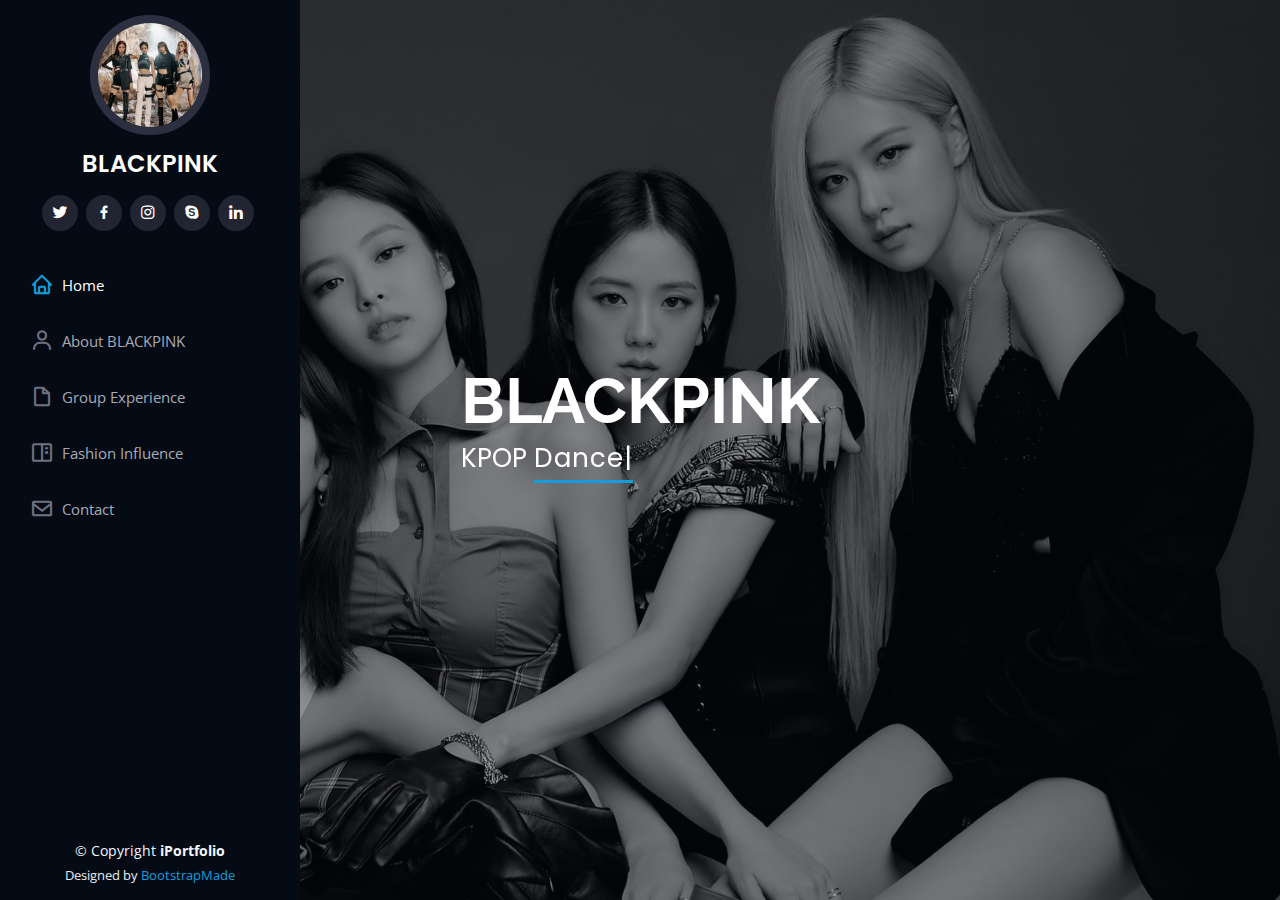
<file: iPortfolio/index.html>
<!DOCTYPE html>
<html lang="en">

<head>
  <meta charset="utf-8">
  <meta content="width=device-width, initial-scale=1.0" name="viewport">

  <title>iPortfolio Bootstrap Template - Index</title>
  <meta content="" name="description">
  <meta content="" name="keywords">

  <!-- Favicons -->
  <link href="assets/img/favicon.png" rel="icon">
  <link href="assets/img/apple-touch-icon.png" rel="apple-touch-icon">

  <!-- Google Fonts -->
  <link href="https://fonts.googleapis.com/css?family=Open+Sans:300,300i,400,400i,600,600i,700,700i|Raleway:300,300i,400,400i,500,500i,600,600i,700,700i|Poppins:300,300i,400,400i,500,500i,600,600i,700,700i" rel="stylesheet">

  <!-- Vendor CSS Files -->
  <link href="assets/vendor/aos/aos.css" rel="stylesheet">
  <link href="assets/vendor/bootstrap/css/bootstrap.min.css" rel="stylesheet">
  <link href="assets/vendor/bootstrap-icons/bootstrap-icons.css" rel="stylesheet">
  <link href="assets/vendor/boxicons/css/boxicons.min.css" rel="stylesheet">
  <link href="assets/vendor/glightbox/css/glightbox.min.css" rel="stylesheet">
  <link href="assets/vendor/swiper/swiper-bundle.min.css" rel="stylesheet">

  <!-- Template Main CSS File -->
  <link href="assets/css/style.css" rel="stylesheet">

  <!-- =======================================================
  * Template Name: iPortfolio - v3.10.0
  * Template URL: https://bootstrapmade.com/iportfolio-bootstrap-portfolio-websites-template/
  * Author: BootstrapMade.com
  * License: https://bootstrapmade.com/license/
  ======================================================== -->
</head>

<body>

  <!-- ======= Mobile nav toggle button ======= -->
  <i class="bi bi-list mobile-nav-toggle d-xl-none"></i>

  <!-- ======= Header ======= -->
  <header id="header">
    <div class="d-flex flex-column">

      <div class="profile">
        <img src="assets/img/blackpink頭貼.jpg" alt="" class="img-fluid rounded-circle">
        <h1 class="text-light"><a href="index.html">BLACKPINK</a></h1>
        <div class="social-links mt-3 text-center">
          <a href="#" class="twitter"><i class="bx bxl-twitter"></i></a>
          <a href="#" class="facebook"><i class="bx bxl-facebook"></i></a>
          <a href="#" class="instagram"><i class="bx bxl-instagram"></i></a>
          <a href="#" class="google-plus"><i class="bx bxl-skype"></i></a>
          <a href="#" class="linkedin"><i class="bx bxl-linkedin"></i></a>
        </div>
      </div>

      <nav id="navbar" class="nav-menu navbar">
        <ul>
          <li><a href="./index.html" class="nav-link scrollto active"><i class="bx bx-home"></i> <span>Home</span></a></li>
          <li><a href="./about.html" class="nav-link scrollto"><i class="bx bx-user"></i> <span>About BLACKPINK</span></a></li>
          <li><a href="./group_experience.html" class="nav-link scrollto"><i class="bx bx-file-blank"></i> <span>Group Experience</span></a></li>
          <li><a href="./Fashion_Influence.html" class="nav-link scrollto"><i class="bx bx-book-content"></i> <span>Fashion Influence</span></a></li>
          <li><a href="./YG.html" class="nav-link scrollto"><i class="bx bx-envelope"></i> <span>Contact</span></a></li>
        </ul>
      </nav><!-- .nav-menu -->
    </div>
  </header><!-- End Header -->

  <!-- ======= Hero Section ======= -->
  <section id="hero" class="d-flex flex-column justify-content-center align-items-center">
    <div class="hero-container" data-aos="fade-in">
      <h1>BLACKPINK</h1>
      <p>KPOP <span class="typed" data-typed-items="Dancer, Singer, Rapper"></span></p>
    </div>
  </section><!-- End Hero -->

  <main id="main">


  </main><!-- End #main -->

  <!-- ======= Footer ======= -->
  <footer id="footer">
    <div class="container">
      <div class="copyright">
        &copy; Copyright <strong><span>iPortfolio</span></strong>
      </div>
      <div class="credits">
        <!-- All the links in the footer should remain intact. -->
        <!-- You can delete the links only if you purchased the pro version. -->
        <!-- Licensing information: https://bootstrapmade.com/license/ -->
        <!-- Purchase the pro version with working PHP/AJAX contact form: https://bootstrapmade.com/iportfolio-bootstrap-portfolio-websites-template/ -->
        Designed by <a href="https://bootstrapmade.com/">BootstrapMade</a>
      </div>
    </div>
  </footer><!-- End  Footer -->

  <a href="#" class="back-to-top d-flex align-items-center justify-content-center"><i class="bi bi-arrow-up-short"></i></a>

  <!-- Vendor JS Files -->
  <script src="assets/vendor/purecounter/purecounter_vanilla.js"></script>
  <script src="assets/vendor/aos/aos.js"></script>
  <script src="assets/vendor/bootstrap/js/bootstrap.bundle.min.js"></script>
  <script src="assets/vendor/glightbox/js/glightbox.min.js"></script>
  <script src="assets/vendor/isotope-layout/isotope.pkgd.min.js"></script>
  <script src="assets/vendor/swiper/swiper-bundle.min.js"></script>
  <script src="assets/vendor/typed.js/typed.min.js"></script>
  <script src="assets/vendor/waypoints/noframework.waypoints.js"></script>
  <script src="assets/vendor/php-email-form/validate.js"></script>

  <!-- Template Main JS File -->
  <script src="assets/js/main.js"></script>

</body>

</html>
</file>
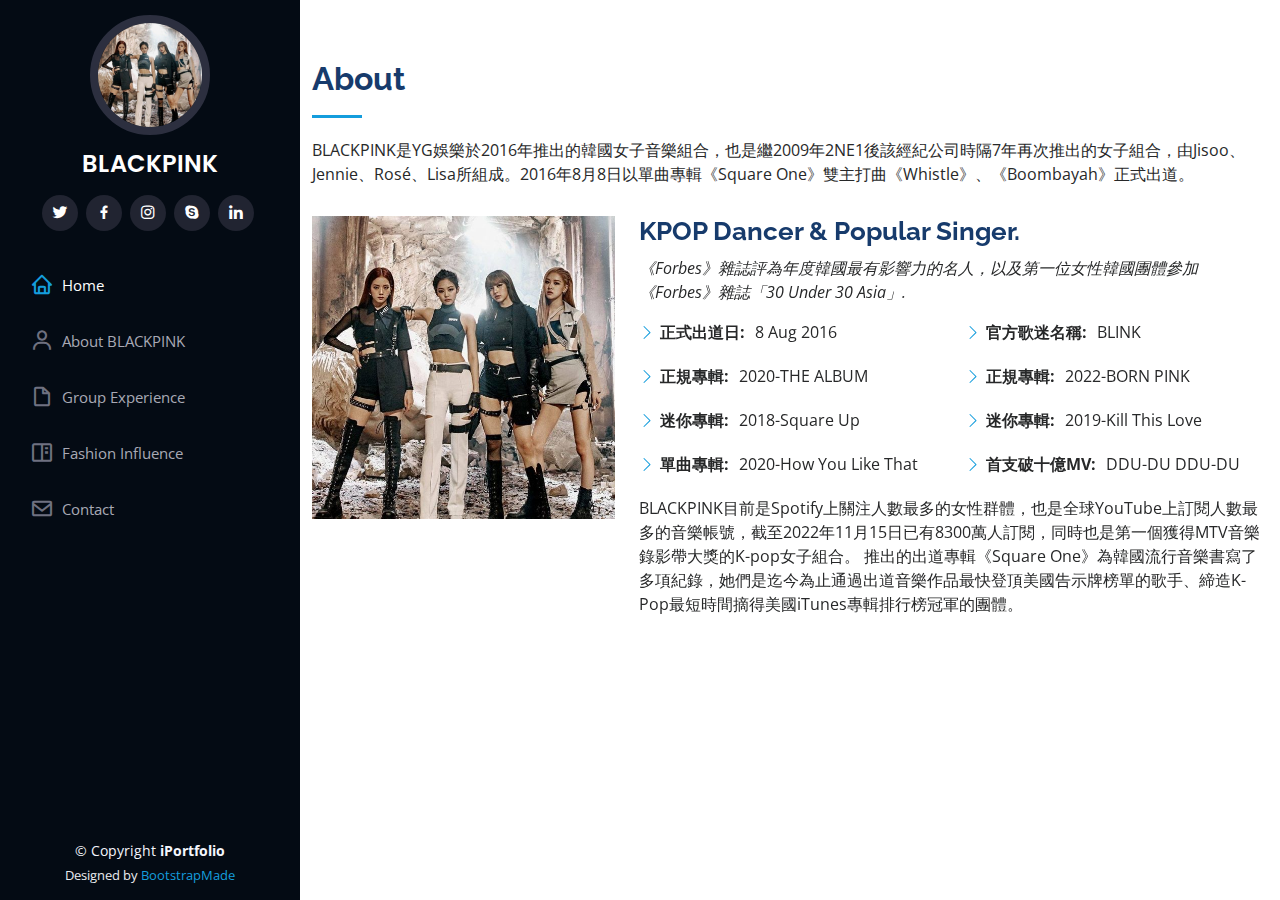
<file: iPortfolio/about.html>
<!DOCTYPE html>
<html lang="en">

<head>
  <meta charset="utf-8">
  <meta content="width=device-width, initial-scale=1.0" name="viewport">

  <title>iPortfolio Bootstrap Template - Index</title>
  <meta content="" name="description">
  <meta content="" name="keywords">

  <!-- Favicons -->
  <link href="assets/img/favicon.png" rel="icon">
  <link href="assets/img/apple-touch-icon.png" rel="apple-touch-icon">

  <!-- Google Fonts -->
  <link href="https://fonts.googleapis.com/css?family=Open+Sans:300,300i,400,400i,600,600i,700,700i|Raleway:300,300i,400,400i,500,500i,600,600i,700,700i|Poppins:300,300i,400,400i,500,500i,600,600i,700,700i" rel="stylesheet">

  <!-- Vendor CSS Files -->
  <link href="assets/vendor/aos/aos.css" rel="stylesheet">
  <link href="assets/vendor/bootstrap/css/bootstrap.min.css" rel="stylesheet">
  <link href="assets/vendor/bootstrap-icons/bootstrap-icons.css" rel="stylesheet">
  <link href="assets/vendor/boxicons/css/boxicons.min.css" rel="stylesheet">
  <link href="assets/vendor/glightbox/css/glightbox.min.css" rel="stylesheet">
  <link href="assets/vendor/swiper/swiper-bundle.min.css" rel="stylesheet">

  <!-- Template Main CSS File -->
  <link href="assets/css/style.css" rel="stylesheet">

  <!-- =======================================================
  * Template Name: iPortfolio - v3.10.0
  * Template URL: https://bootstrapmade.com/iportfolio-bootstrap-portfolio-websites-template/
  * Author: BootstrapMade.com
  * License: https://bootstrapmade.com/license/
  ======================================================== -->
</head>

<body>

  <!-- ======= Mobile nav toggle button ======= -->
  <i class="bi bi-list mobile-nav-toggle d-xl-none"></i>

  <!-- ======= Header ======= -->
  <header id="header">
    <div class="d-flex flex-column">

      <div class="profile">
        <img src="assets/img/blackpink頭貼.jpg" alt="" class="img-fluid rounded-circle">
        <h1 class="text-light"><a href="index.html">BLACKPINK</a></h1>
        <div class="social-links mt-3 text-center">
          <a href="#" class="twitter"><i class="bx bxl-twitter"></i></a>
          <a href="#" class="facebook"><i class="bx bxl-facebook"></i></a>
          <a href="#" class="instagram"><i class="bx bxl-instagram"></i></a>
          <a href="#" class="google-plus"><i class="bx bxl-skype"></i></a>
          <a href="#" class="linkedin"><i class="bx bxl-linkedin"></i></a>
        </div>
      </div>

      <nav id="navbar" class="nav-menu navbar">
        <ul>
            <li><a href="./index.html" class="nav-link scrollto active"><i class="bx bx-home"></i> <span>Home</span></a></li>
          <li><a href="./about.html" class="nav-link scrollto"><i class="bx bx-user"></i> <span>About BLACKPINK</span></a></li>
          <li><a href="./group_experience.html" class="nav-link scrollto"><i class="bx bx-file-blank"></i> <span>Group Experience</span></a></li>
          <li><a href="./Fashion_Influence.html" class="nav-link scrollto"><i class="bx bx-book-content"></i> <span>Fashion Influence</span></a></li>
          <li><a href="./YG.html" class="nav-link scrollto"><i class="bx bx-envelope"></i> <span>Contact</span></a></li>
        </ul>
      </nav><!-- .nav-menu -->
    </div>
  </header><!-- End Header -->


  <main id="main">

    <!-- ======= About Section ======= -->
    <section id="about" class="about">
      <div class="container">

        <div class="section-title">
          <h2>About</h2>
          <p>BLACKPINK是YG娛樂於2016年推出的韓國女子音樂組合，也是繼2009年2NE1後該經紀公司時隔7年再次推出的女子組合，由Jisoo、Jennie、Rosé、Lisa所組成。2016年8月8日以單曲專輯《Square One》雙主打曲《Whistle》、《Boombayah》正式出道。</p>
        </div>

        <div class="row">
          <div class="col-lg-4" data-aos="fade-right">
            <img src="assets/img/blackpink頭貼.jpg" class="img-fluid" alt="">
          </div>
          <div class="col-lg-8 pt-4 pt-lg-0 content" data-aos="fade-left">
            <h3>KPOP Dancer &amp; Popular Singer.</h3>
            <p class="fst-italic">
              《Forbes》雜誌評為年度韓國最有影響力的名人，以及第一位女性韓國團體參加《Forbes》雜誌「30 Under 30 Asia」.
            </p>
            <div class="row">
              <div class="col-lg-6">
                <ul>
                  <li><i class="bi bi-chevron-right"></i> <strong>正式出道日:</strong> <span>8 Aug 2016</span></li>
                  <li><i class="bi bi-chevron-right"></i> <strong>正規專輯:</strong> <span> 2020-THE ALBUM </span></li>
                  <li><i class="bi bi-chevron-right"></i> <strong>迷你專輯:</strong> <span>2018-Square Up</span></li>
                  <li><i class="bi bi-chevron-right"></i> <strong>單曲專輯:</strong> <span>2020-How You Like That</span></li>
                </ul>
              </div>
              <div class="col-lg-6">
                <ul>
                  <li><i class="bi bi-chevron-right"></i> <strong>官方歌迷名稱:</strong> <span>BLINK</span></li>
                  <li><i class="bi bi-chevron-right"></i> <strong>正規專輯:</strong> <span>2022-BORN PINK</span></li>
                  <li><i class="bi bi-chevron-right"></i> <strong>迷你專輯:</strong> <span>2019-Kill This Love</span></li>
                  <li><i class="bi bi-chevron-right"></i> <strong>首支破十億MV:</strong> <span>DDU-DU DDU-DU</span></li>
                </ul>
              </div>
            </div>
            <p>
              BLACKPINK目前是Spotify上關注人數最多的女性群體，也是全球YouTube上訂閱人數最多的音樂帳號，截至2022年11月15日已有8300萬人訂閱，同時也是第一個獲得MTV音樂錄影帶大獎的K-pop女子組合。
              推出的出道專輯《Square One》為韓國流行音樂書寫了多項紀錄，她們是迄今為止通過出道音樂作品最快登頂美國告示牌榜單的歌手、締造K-Pop最短時間摘得美國iTunes專輯排行榜冠軍的團體。
            </p>
          </div>
        </div>

      </div>
    </section><!-- End About Section -->


    

  </main><!-- End #main -->

  <!-- ======= Footer ======= -->
  <footer id="footer">
    <div class="container">
      <div class="copyright">
        &copy; Copyright <strong><span>iPortfolio</span></strong>
      </div>
      <div class="credits">
        <!-- All the links in the footer should remain intact. -->
        <!-- You can delete the links only if you purchased the pro version. -->
        <!-- Licensing information: https://bootstrapmade.com/license/ -->
        <!-- Purchase the pro version with working PHP/AJAX contact form: https://bootstrapmade.com/iportfolio-bootstrap-portfolio-websites-template/ -->
        Designed by <a href="https://bootstrapmade.com/">BootstrapMade</a>
      </div>
    </div>
  </footer><!-- End  Footer -->

  <a href="#" class="back-to-top d-flex align-items-center justify-content-center"><i class="bi bi-arrow-up-short"></i></a>

  <!-- Vendor JS Files -->
  <script src="assets/vendor/purecounter/purecounter_vanilla.js"></script>
  <script src="assets/vendor/aos/aos.js"></script>
  <script src="assets/vendor/bootstrap/js/bootstrap.bundle.min.js"></script>
  <script src="assets/vendor/glightbox/js/glightbox.min.js"></script>
  <script src="assets/vendor/isotope-layout/isotope.pkgd.min.js"></script>
  <script src="assets/vendor/swiper/swiper-bundle.min.js"></script>
  <script src="assets/vendor/typed.js/typed.min.js"></script>
  <script src="assets/vendor/waypoints/noframework.waypoints.js"></script>
  <script src="assets/vendor/php-email-form/validate.js"></script>

  <!-- Template Main JS File -->
  <script src="assets/js/main.js"></script>

</body>

</html>
</file>
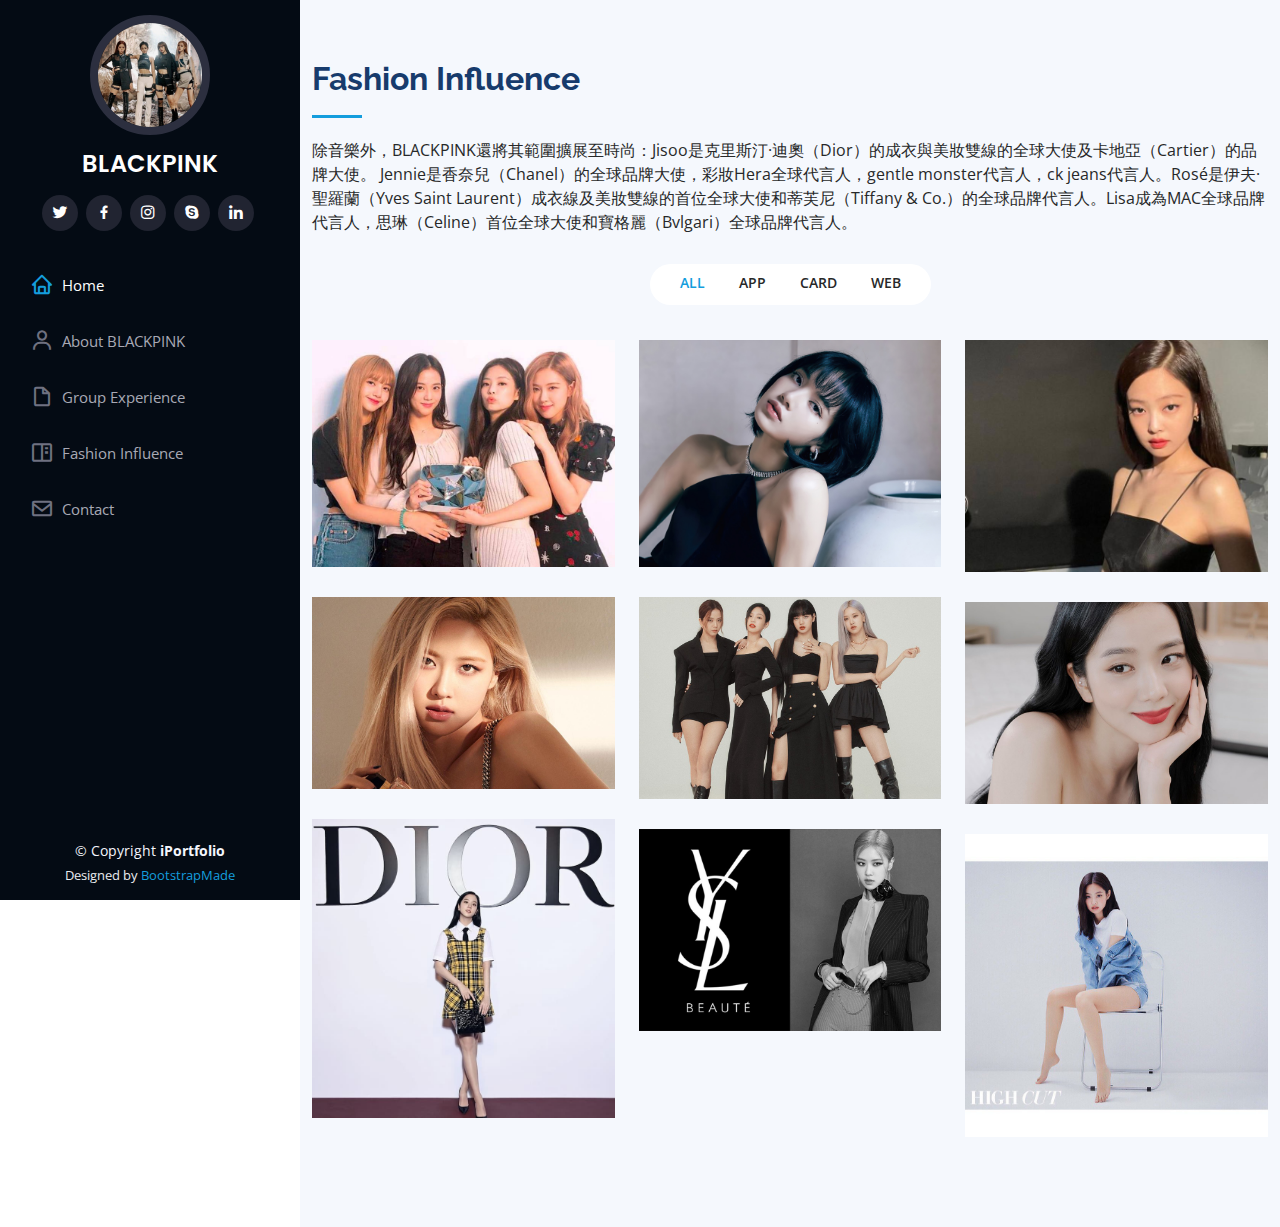
<file: iPortfolio/Fashion_Influence.html>
<!DOCTYPE html>
<html lang="en">

<head>
  <meta charset="utf-8">
  <meta content="width=device-width, initial-scale=1.0" name="viewport">

  <title>iPortfolio Bootstrap Template - Index</title>
  <meta content="" name="description">
  <meta content="" name="keywords">

  <!-- Favicons -->
  <link href="assets/img/favicon.png" rel="icon">
  <link href="assets/img/apple-touch-icon.png" rel="apple-touch-icon">

  <!-- Google Fonts -->
  <link href="https://fonts.googleapis.com/css?family=Open+Sans:300,300i,400,400i,600,600i,700,700i|Raleway:300,300i,400,400i,500,500i,600,600i,700,700i|Poppins:300,300i,400,400i,500,500i,600,600i,700,700i" rel="stylesheet">

  <!-- Vendor CSS Files -->
  <link href="assets/vendor/aos/aos.css" rel="stylesheet">
  <link href="assets/vendor/bootstrap/css/bootstrap.min.css" rel="stylesheet">
  <link href="assets/vendor/bootstrap-icons/bootstrap-icons.css" rel="stylesheet">
  <link href="assets/vendor/boxicons/css/boxicons.min.css" rel="stylesheet">
  <link href="assets/vendor/glightbox/css/glightbox.min.css" rel="stylesheet">
  <link href="assets/vendor/swiper/swiper-bundle.min.css" rel="stylesheet">

  <!-- Template Main CSS File -->
  <link href="assets/css/style.css" rel="stylesheet">

  <!-- =======================================================
  * Template Name: iPortfolio - v3.10.0
  * Template URL: https://bootstrapmade.com/iportfolio-bootstrap-portfolio-websites-template/
  * Author: BootstrapMade.com
  * License: https://bootstrapmade.com/license/
  ======================================================== -->
</head>

<body>

  <!-- ======= Mobile nav toggle button ======= -->
  <i class="bi bi-list mobile-nav-toggle d-xl-none"></i>

  <!-- ======= Header ======= -->
  <header id="header">
    <div class="d-flex flex-column">

      <div class="profile">
        <img src="assets/img/blackpink頭貼.jpg" alt="" class="img-fluid rounded-circle">
        <h1 class="text-light"><a href="index.html">BLACKPINK</a></h1>
        <div class="social-links mt-3 text-center">
          <a href="#" class="twitter"><i class="bx bxl-twitter"></i></a>
          <a href="#" class="facebook"><i class="bx bxl-facebook"></i></a>
          <a href="#" class="instagram"><i class="bx bxl-instagram"></i></a>
          <a href="#" class="google-plus"><i class="bx bxl-skype"></i></a>
          <a href="#" class="linkedin"><i class="bx bxl-linkedin"></i></a>
        </div>
      </div>

      <nav id="navbar" class="nav-menu navbar">
        <ul>
            <li><a href="./index.html" class="nav-link scrollto active"><i class="bx bx-home"></i> <span>Home</span></a></li>
          <li><a href="./about.html" class="nav-link scrollto"><i class="bx bx-user"></i> <span>About BLACKPINK</span></a></li>
          <li><a href="./group_experience.html" class="nav-link scrollto"><i class="bx bx-file-blank"></i> <span>Group Experience</span></a></li>
          <li><a href="./Fashion_Influence.html" class="nav-link scrollto"><i class="bx bx-book-content"></i> <span>Fashion Influence</span></a></li>
          <li><a href="./YG.html" class="nav-link scrollto"><i class="bx bx-envelope"></i> <span>Contact</span></a></li>
        </ul>
      </nav><!-- .nav-menu -->
    </div>
  </header><!-- End Header -->

  <main id="main">


    <!-- ======= Portfolio Section ======= -->
    <section id="portfolio" class="portfolio section-bg">
      <div class="container">

        <div class="section-title">
          <h2>Fashion Influence</h2>
          <p>除音樂外，BLACKPINK還將其範圍擴展至時尚：Jisoo是克里斯汀·迪奧（Dior）的成衣與美妝雙線的全球大使及卡地亞（Cartier）的品牌大使。 Jennie是香奈兒（Chanel）的全球品牌大使，彩妝Hera全球代言人，gentle monster代言人，ck jeans代言人。Rosé是伊夫·聖羅蘭（Yves Saint Laurent）成衣線及美妝雙線的首位全球大使和蒂芙尼（Tiffany & Co.）的全球品牌代言人。Lisa成為MAC全球品牌代言人，思琳（Celine）首位全球大使和寶格麗（Bvlgari）全球品牌代言人。</p>
        </div>

        <div class="row" data-aos="fade-up">
          <div class="col-lg-12 d-flex justify-content-center">
            <ul id="portfolio-flters">
              <li data-filter="*" class="filter-active">All</li>
              <li data-filter=".filter-app">App</li>
              <li data-filter=".filter-card">Card</li>
              <li data-filter=".filter-web">Web</li>
            </ul>
          </div>
        </div>

        <div class="row portfolio-container" data-aos="fade-up" data-aos-delay="100">

          <div class="col-lg-4 col-md-6 portfolio-item filter-app">
            <div class="portfolio-wrap">
              <img src="assets/img/portfolio/BP1.jpg" class="img-fluid" alt="">
              <div class="portfolio-links">
                <a href="assets/img/portfolio/BP1.jpg" data-gallery="portfolioGallery" class="portfolio-lightbox" title="App 1"><i class="bx bx-plus"></i></a>
                <a href="portfolio-details.html" title="More Details"><i class="bx bx-link"></i></a>
              </div>
            </div>
          </div>

          <div class="col-lg-4 col-md-6 portfolio-item filter-web">
            <div class="portfolio-wrap">
              <img src="assets/img/portfolio/BP2.jpg" class="img-fluid" alt="">
              <div class="portfolio-links">
                <a href="assets/img/portfolio/BP2.jpg" data-gallery="portfolioGallery" class="portfolio-lightbox" title="Web 3"><i class="bx bx-plus"></i></a>
                <a href="portfolio-details.html" title="More Details"><i class="bx bx-link"></i></a>
              </div>
            </div>
          </div>

          <div class="col-lg-4 col-md-6 portfolio-item filter-app">
            <div class="portfolio-wrap">
              <img src="assets/img/portfolio/bp3.jpg" class="img-fluid" alt="">
              <div class="portfolio-links">
                <a href="assets/img/portfolio/bp3.jpg" data-gallery="portfolioGallery" class="portfolio-lightbox" title="App 2"><i class="bx bx-plus"></i></a>
                <a href="portfolio-details.html" title="More Details"><i class="bx bx-link"></i></a>
              </div>
            </div>
          </div>

          <div class="col-lg-4 col-md-6 portfolio-item filter-card">
            <div class="portfolio-wrap">
              <img src="assets/img/portfolio/bp4.jpg" class="img-fluid" alt="">
              <div class="portfolio-links">
                <a href="assets/img/portfolio/bp4.jpg" data-gallery="portfolioGallery" class="portfolio-lightbox" title="Card 2"><i class="bx bx-plus"></i></a>
                <a href="portfolio-details.html" title="More Details"><i class="bx bx-link"></i></a>
              </div>
            </div>
          </div>

          <div class="col-lg-4 col-md-6 portfolio-item filter-web">
            <div class="portfolio-wrap">
              <img src="assets/img/portfolio/bp5.jpg" class="img-fluid" alt="">
              <div class="portfolio-links">
                <a href="assets/img/portfolio/bp5.jpg" data-gallery="portfolioGallery" class="portfolio-lightbox" title="Web 2"><i class="bx bx-plus"></i></a>
                <a href="portfolio-details.html" title="More Details"><i class="bx bx-link"></i></a>
              </div>
            </div>
          </div>

          <div class="col-lg-4 col-md-6 portfolio-item filter-app">
            <div class="portfolio-wrap">
              <img src="assets/img/portfolio/bp6.jpg" class="img-fluid" alt="">
              <div class="portfolio-links">
                <a href="assets/img/portfolio/bp6.jpg" data-gallery="portfolioGallery" class="portfolio-lightbox" title="App 3"><i class="bx bx-plus"></i></a>
                <a href="portfolio-details.html" title="More Details"><i class="bx bx-link"></i></a>
              </div>
            </div>
          </div>

          <div class="col-lg-4 col-md-6 portfolio-item filter-card">
            <div class="portfolio-wrap">
              <img src="assets/img/portfolio/bp7.jpg" class="img-fluid" alt="">
              <div class="portfolio-links">
                <a href="assets/img/portfolio/bp7.jpg" data-gallery="portfolioGallery" class="portfolio-lightbox" title="Card 1"><i class="bx bx-plus"></i></a>
                <a href="portfolio-details.html" title="More Details"><i class="bx bx-link"></i></a>
              </div>
            </div>
          </div>

          <div class="col-lg-4 col-md-6 portfolio-item filter-card">
            <div class="portfolio-wrap">
              <img src="assets/img/portfolio/bp8.jpg" class="img-fluid" alt="">
              <div class="portfolio-links">
                <a href="assets/img/portfolio/bp8.jpg" data-gallery="portfolioGallery" class="portfolio-lightbox" title="Card 3"><i class="bx bx-plus"></i></a>
                <a href="portfolio-details.html" title="More Details"><i class="bx bx-link"></i></a>
              </div>
            </div>
          </div>

          <div class="col-lg-4 col-md-6 portfolio-item filter-web">
            <div class="portfolio-wrap">
              <img src="assets/img/portfolio/bp9.jpg" class="img-fluid" alt="">
              <div class="portfolio-links">
                <a href="assets/img/portfolio/bp9.jpg" data-gallery="portfolioGallery" class="portfolio-lightbox" title="Web 3"><i class="bx bx-plus"></i></a>
                <a href="portfolio-details.html" title="More Details"><i class="bx bx-link"></i></a>
              </div>
            </div>
          </div>

        </div>

      </div>
    </section><!-- End Portfolio Section -->

  </main><!-- End #main -->

  <!-- ======= Footer ======= -->
  <footer id="footer">
    <div class="container">
      <div class="copyright">
        &copy; Copyright <strong><span>iPortfolio</span></strong>
      </div>
      <div class="credits">
        <!-- All the links in the footer should remain intact. -->
        <!-- You can delete the links only if you purchased the pro version. -->
        <!-- Licensing information: https://bootstrapmade.com/license/ -->
        <!-- Purchase the pro version with working PHP/AJAX contact form: https://bootstrapmade.com/iportfolio-bootstrap-portfolio-websites-template/ -->
        Designed by <a href="https://bootstrapmade.com/">BootstrapMade</a>
      </div>
    </div>
  </footer><!-- End  Footer -->

  <a href="#" class="back-to-top d-flex align-items-center justify-content-center"><i class="bi bi-arrow-up-short"></i></a>

  <!-- Vendor JS Files -->
  <script src="assets/vendor/purecounter/purecounter_vanilla.js"></script>
  <script src="assets/vendor/aos/aos.js"></script>
  <script src="assets/vendor/bootstrap/js/bootstrap.bundle.min.js"></script>
  <script src="assets/vendor/glightbox/js/glightbox.min.js"></script>
  <script src="assets/vendor/isotope-layout/isotope.pkgd.min.js"></script>
  <script src="assets/vendor/swiper/swiper-bundle.min.js"></script>
  <script src="assets/vendor/typed.js/typed.min.js"></script>
  <script src="assets/vendor/waypoints/noframework.waypoints.js"></script>
  <script src="assets/vendor/php-email-form/validate.js"></script>

  <!-- Template Main JS File -->
  <script src="assets/js/main.js"></script>

</body>

</html>
</file>
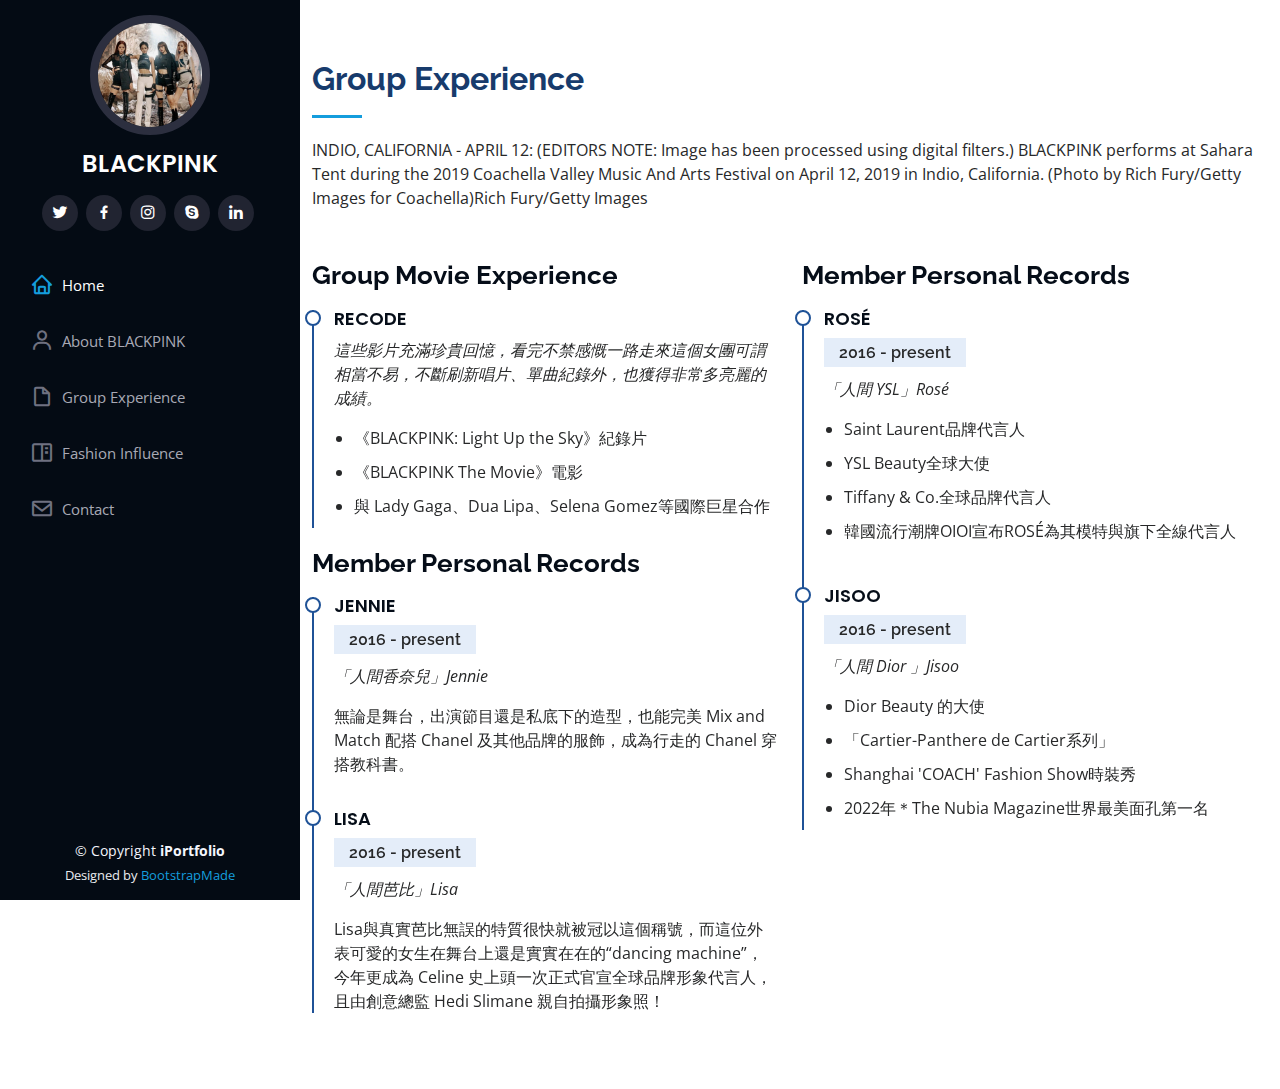
<file: iPortfolio/group_experience.html>
<!DOCTYPE html>
<html lang="en">

<head>
  <meta charset="utf-8">
  <meta content="width=device-width, initial-scale=1.0" name="viewport">

  <title>iPortfolio Bootstrap Template - Index</title>
  <meta content="" name="description">
  <meta content="" name="keywords">

  <!-- Favicons -->
  <link href="assets/img/favicon.png" rel="icon">
  <link href="assets/img/apple-touch-icon.png" rel="apple-touch-icon">

  <!-- Google Fonts -->
  <link href="https://fonts.googleapis.com/css?family=Open+Sans:300,300i,400,400i,600,600i,700,700i|Raleway:300,300i,400,400i,500,500i,600,600i,700,700i|Poppins:300,300i,400,400i,500,500i,600,600i,700,700i" rel="stylesheet">

  <!-- Vendor CSS Files -->
  <link href="assets/vendor/aos/aos.css" rel="stylesheet">
  <link href="assets/vendor/bootstrap/css/bootstrap.min.css" rel="stylesheet">
  <link href="assets/vendor/bootstrap-icons/bootstrap-icons.css" rel="stylesheet">
  <link href="assets/vendor/boxicons/css/boxicons.min.css" rel="stylesheet">
  <link href="assets/vendor/glightbox/css/glightbox.min.css" rel="stylesheet">
  <link href="assets/vendor/swiper/swiper-bundle.min.css" rel="stylesheet">

  <!-- Template Main CSS File -->
  <link href="assets/css/style.css" rel="stylesheet">

  <!-- =======================================================
  * Template Name: iPortfolio - v3.10.0
  * Template URL: https://bootstrapmade.com/iportfolio-bootstrap-portfolio-websites-template/
  * Author: BootstrapMade.com
  * License: https://bootstrapmade.com/license/
  ======================================================== -->
</head>

<body>

  <!-- ======= Mobile nav toggle button ======= -->
  <i class="bi bi-list mobile-nav-toggle d-xl-none"></i>

  <!-- ======= Header ======= -->
  <header id="header">
    <div class="d-flex flex-column">

      <div class="profile">
        <img src="assets/img/blackpink頭貼.jpg" alt="" class="img-fluid rounded-circle">
        <h1 class="text-light"><a href="index.html">BLACKPINK</a></h1>
        <div class="social-links mt-3 text-center">
          <a href="#" class="twitter"><i class="bx bxl-twitter"></i></a>
          <a href="#" class="facebook"><i class="bx bxl-facebook"></i></a>
          <a href="#" class="instagram"><i class="bx bxl-instagram"></i></a>
          <a href="#" class="google-plus"><i class="bx bxl-skype"></i></a>
          <a href="#" class="linkedin"><i class="bx bxl-linkedin"></i></a>
        </div>
      </div>

      <nav id="navbar" class="nav-menu navbar">
        <ul>
            <li><a href="./index.html" class="nav-link scrollto active"><i class="bx bx-home"></i> <span>Home</span></a></li>
          <li><a href="./about.html" class="nav-link scrollto"><i class="bx bx-user"></i> <span>About BLACKPINK</span></a></li>
          <li><a href="./group_experience.html" class="nav-link scrollto"><i class="bx bx-file-blank"></i> <span>Group Experience</span></a></li>
          <li><a href="./Fashion_Influence.html" class="nav-link scrollto"><i class="bx bx-book-content"></i> <span>Fashion Influence</span></a></li>
          <li><a href="./YG.html" class="nav-link scrollto"><i class="bx bx-envelope"></i> <span>Contact</span></a></li>
        </ul>
      </nav><!-- .nav-menu -->
    </div>
  </header><!-- End Header -->

  <main id="main">

    <!-- ======= Resume Section ======= -->
    <section id="resume" class="resume">
      <div class="container">

        <div class="section-title">
          <h2>Group Experience</h2>
          <p>INDIO, CALIFORNIA - APRIL 12: (EDITORS NOTE: Image has been processed using digital filters.) BLACKPINK performs at Sahara Tent during the 2019 Coachella Valley Music And Arts Festival on April 12, 2019 in Indio, California. (Photo by Rich Fury/Getty Images for Coachella)Rich Fury/Getty Images</p>
        </div>

        <div class="row">
          <div class="col-lg-6" data-aos="fade-up">
            <h3 class="resume-title">Group Movie Experience</h3>
            <div class="resume-item pb-0">
              <h4>Recode</h4>
              <p><em>這些影片充滿珍貴回憶，看完不禁感慨一路走來這個女團可謂相當不易，不斷刷新唱片、單曲紀錄外，也獲得非常多亮麗的成績。</em></p>
              <ul>
                <li>《BLACKPINK: Light Up the Sky》紀錄片</li>
                <li>《BLACKPINK The Movie》電影</li>
                <li>與 Lady Gaga、Dua Lipa、Selena Gomez等國際巨星合作</li>
              </ul>
            </div>

            <h3 class="resume-title">Member Personal Records</h3>
            <div class="resume-item">
              <h4>Jennie</h4>
              <h5>2016 - present</h5>
              <p><em>「人間香奈兒」Jennie</em></p>
              <p>無論是舞台，出演節目還是私底下的造型，也能完美 Mix and Match 配搭 Chanel 及其他品牌的服飾，成為行走的 Chanel 穿搭教科書。</p>
            </div>
            <div class="resume-item">
              <h4>Lisa</h4>
              <h5>2016 - present</h5>
              <p><em>「人間芭比」Lisa</em></p>
              <p>Lisa與真實芭比無誤的特質很快就被冠以這個稱號，而這位外表可愛的女生在舞台上還是實實在在的“dancing machine”，今年更成為 Celine 史上頭一次正式官宣全球品牌形象代言人，且由創意總監 Hedi Slimane 親自拍攝形象照！</p>
            </div>
          </div>
          <div class="col-lg-6" data-aos="fade-up" data-aos-delay="100">
            <h3 class="resume-title">Member Personal Records</h3>
            <div class="resume-item">
              <h4>Rosé</h4>
              <h5>2016 - present</h5>
              <p><em>「人間 YSL」Rosé</em></p>
              <ul>
                <li>Saint Laurent品牌代言人</li>
                <li>YSL Beauty全球大使</li>
                <li>Tiffany & Co.全球品牌代言人</li>
                <li>韓國流行潮牌OIOI宣布ROSÉ為其模特與旗下全線代言人</li>
              </ul>
            </div>
            <div class="resume-item">
              <h4>Jisoo</h4>
              <h5>2016 - present</h5>
              <p><em>「人間 Dior 」Jisoo</em></p>
              <ul>
                <li>Dior Beauty 的大使</li>
                <li>「Cartier-Panthere de Cartier系列」</li>
                <li>Shanghai 'COACH' Fashion Show時裝秀</li>
                <li>2022年＊The Nubia Magazine世界最美面孔第一名</li>
              </ul>
            </div>
          </div>
        </div>

      </div>
    </section><!-- End Resume Section -->

  </main><!-- End #main -->

  <!-- ======= Footer ======= -->
  <footer id="footer">
    <div class="container">
      <div class="copyright">
        &copy; Copyright <strong><span>iPortfolio</span></strong>
      </div>
      <div class="credits">
        <!-- All the links in the footer should remain intact. -->
        <!-- You can delete the links only if you purchased the pro version. -->
        <!-- Licensing information: https://bootstrapmade.com/license/ -->
        <!-- Purchase the pro version with working PHP/AJAX contact form: https://bootstrapmade.com/iportfolio-bootstrap-portfolio-websites-template/ -->
        Designed by <a href="https://bootstrapmade.com/">BootstrapMade</a>
      </div>
    </div>
  </footer><!-- End  Footer -->

  <a href="#" class="back-to-top d-flex align-items-center justify-content-center"><i class="bi bi-arrow-up-short"></i></a>

  <!-- Vendor JS Files -->
  <script src="assets/vendor/purecounter/purecounter_vanilla.js"></script>
  <script src="assets/vendor/aos/aos.js"></script>
  <script src="assets/vendor/bootstrap/js/bootstrap.bundle.min.js"></script>
  <script src="assets/vendor/glightbox/js/glightbox.min.js"></script>
  <script src="assets/vendor/isotope-layout/isotope.pkgd.min.js"></script>
  <script src="assets/vendor/swiper/swiper-bundle.min.js"></script>
  <script src="assets/vendor/typed.js/typed.min.js"></script>
  <script src="assets/vendor/waypoints/noframework.waypoints.js"></script>
  <script src="assets/vendor/php-email-form/validate.js"></script>

  <!-- Template Main JS File -->
  <script src="assets/js/main.js"></script>

</body>

</html>
</file>
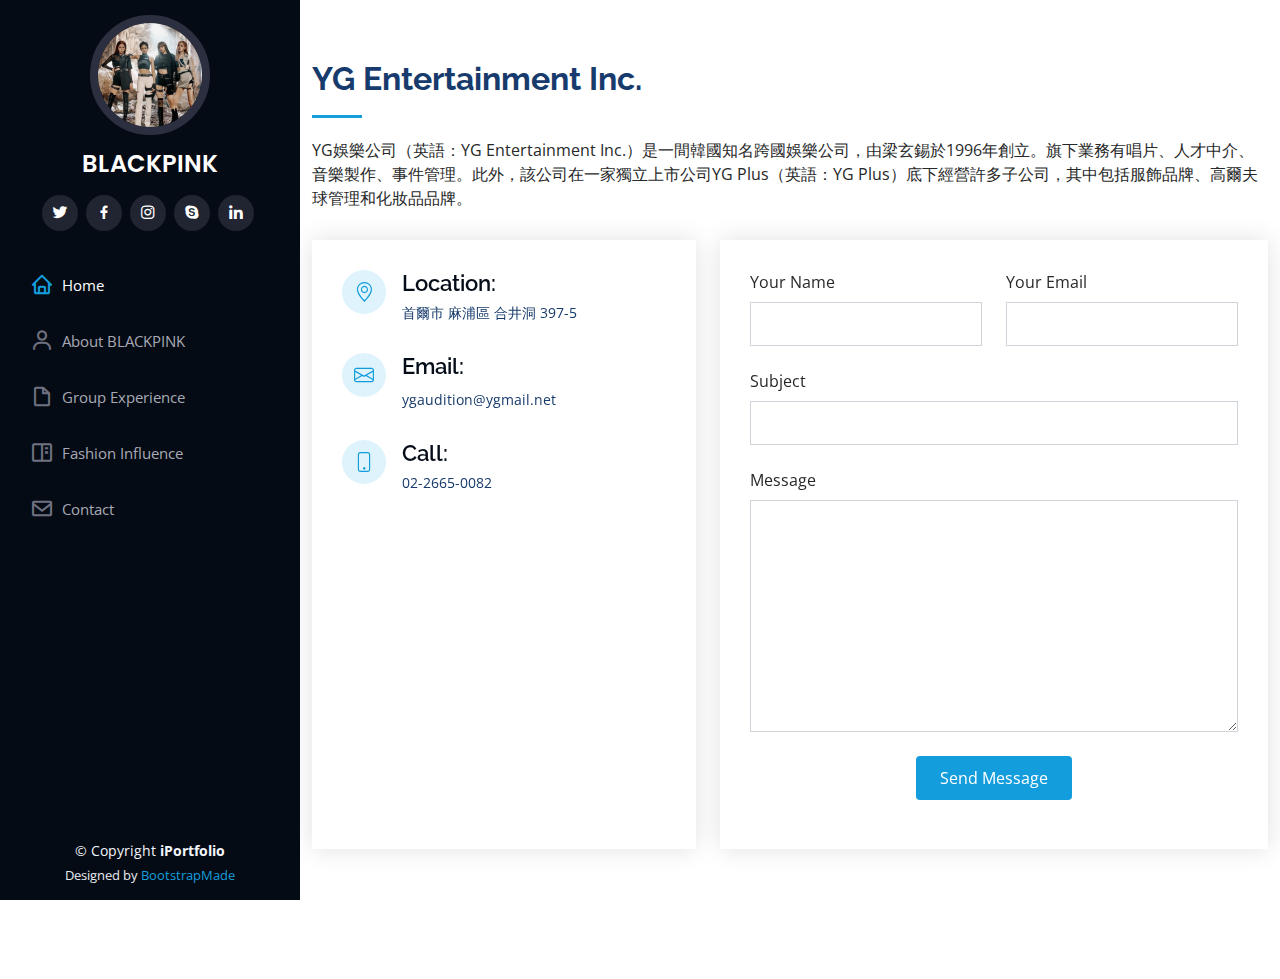
<file: iPortfolio/YG.html>
<!DOCTYPE html>
<html lang="en">

<head>
  <meta charset="utf-8">
  <meta content="width=device-width, initial-scale=1.0" name="viewport">

  <title>iPortfolio Bootstrap Template - Index</title>
  <meta content="" name="description">
  <meta content="" name="keywords">

  <!-- Favicons -->
  <link href="assets/img/favicon.png" rel="icon">
  <link href="assets/img/apple-touch-icon.png" rel="apple-touch-icon">

  <!-- Google Fonts -->
  <link href="https://fonts.googleapis.com/css?family=Open+Sans:300,300i,400,400i,600,600i,700,700i|Raleway:300,300i,400,400i,500,500i,600,600i,700,700i|Poppins:300,300i,400,400i,500,500i,600,600i,700,700i" rel="stylesheet">

  <!-- Vendor CSS Files -->
  <link href="assets/vendor/aos/aos.css" rel="stylesheet">
  <link href="assets/vendor/bootstrap/css/bootstrap.min.css" rel="stylesheet">
  <link href="assets/vendor/bootstrap-icons/bootstrap-icons.css" rel="stylesheet">
  <link href="assets/vendor/boxicons/css/boxicons.min.css" rel="stylesheet">
  <link href="assets/vendor/glightbox/css/glightbox.min.css" rel="stylesheet">
  <link href="assets/vendor/swiper/swiper-bundle.min.css" rel="stylesheet">

  <!-- Template Main CSS File -->
  <link href="assets/css/style.css" rel="stylesheet">

  <!-- =======================================================
  * Template Name: iPortfolio - v3.10.0
  * Template URL: https://bootstrapmade.com/iportfolio-bootstrap-portfolio-websites-template/
  * Author: BootstrapMade.com
  * License: https://bootstrapmade.com/license/
  ======================================================== -->
</head>

<body>

  <!-- ======= Mobile nav toggle button ======= -->
  <i class="bi bi-list mobile-nav-toggle d-xl-none"></i>

  <!-- ======= Header ======= -->
  <header id="header">
    <div class="d-flex flex-column">

      <div class="profile">
        <img src="assets/img/blackpink頭貼.jpg" alt="" class="img-fluid rounded-circle">
        <h1 class="text-light"><a href="index.html">BLACKPINK</a></h1>
        <div class="social-links mt-3 text-center">
          <a href="#" class="twitter"><i class="bx bxl-twitter"></i></a>
          <a href="#" class="facebook"><i class="bx bxl-facebook"></i></a>
          <a href="#" class="instagram"><i class="bx bxl-instagram"></i></a>
          <a href="#" class="google-plus"><i class="bx bxl-skype"></i></a>
          <a href="#" class="linkedin"><i class="bx bxl-linkedin"></i></a>
        </div>
      </div>

      <nav id="navbar" class="nav-menu navbar">
        <ul>
            <li><a href="./index.html" class="nav-link scrollto active"><i class="bx bx-home"></i> <span>Home</span></a></li>
          <li><a href="./about.html" class="nav-link scrollto"><i class="bx bx-user"></i> <span>About BLACKPINK</span></a></li>
          <li><a href="./group_experience.html" class="nav-link scrollto"><i class="bx bx-file-blank"></i> <span>Group Experience</span></a></li>
          <li><a href="./Fashion_Influence.html" class="nav-link scrollto"><i class="bx bx-book-content"></i> <span>Fashion Influence</span></a></li>
          <li><a href="./YG.html" class="nav-link scrollto"><i class="bx bx-envelope"></i> <span>Contact</span></a></li>
        </ul>
      </nav><!-- .nav-menu -->
    </div>
  </header><!-- End Header -->

  <main id="main">

    <!-- ======= Contact Section ======= -->
    <section id="contact" class="contact">
      <div class="container">

        <div class="section-title">
          <h2>YG Entertainment Inc.</h2>
          <p>YG娛樂公司（英語：YG Entertainment Inc.）是一間韓國知名跨國娛樂公司，由梁玄錫於1996年創立。旗下業務有唱片、人才中介、音樂製作、事件管理。此外，該公司在一家獨立上市公司YG Plus（英語：YG Plus）底下經營許多子公司，其中包括服飾品牌、高爾夫球管理和化妝品品牌。</p>
        </div>

        <div class="row" data-aos="fade-in">

          <div class="col-lg-5 d-flex align-items-stretch">
            <div class="info">
              <div class="address">
                <i class="bi bi-geo-alt"></i>
                <h4>Location:</h4>
                <p>首爾市 麻浦區 合井洞 397-5</p>
              </div>

              <div class="email">
                <i class="bi bi-envelope"></i>
                <h4>Email:</h4>
                <p>
                 ygaudition@ygmail.net
                </p>
              </div>

              <div class="phone">
                <i class="bi bi-phone"></i>
                <h4>Call:</h4>
                <p>02-2665-0082</p>
              </div>

              <iframe src="https://www.google.com/maps/embed?pb=!1m14!1m8!1m3!1d12097.433213460943!2d-74.0062269!3d40.7101282!3m2!1i1024!2i768!4f13.1!3m3!1m2!1s0x0%3A0xb89d1fe6bc499443!2sDowntown+Conference+Center!5e0!3m2!1smk!2sbg!4v1539943755621" frameborder="0" style="border:0; width: 100%; height: 290px;" allowfullscreen></iframe>
            </div>

          </div>

          <div class="col-lg-7 mt-5 mt-lg-0 d-flex align-items-stretch">
            <form action="forms/contact.php" method="post" role="form" class="php-email-form">
              <div class="row">
                <div class="form-group col-md-6">
                  <label for="name">Your Name</label>
                  <input type="text" name="name" class="form-control" id="name" required>
                </div>
                <div class="form-group col-md-6">
                  <label for="name">Your Email</label>
                  <input type="email" class="form-control" name="email" id="email" required>
                </div>
              </div>
              <div class="form-group">
                <label for="name">Subject</label>
                <input type="text" class="form-control" name="subject" id="subject" required>
              </div>
              <div class="form-group">
                <label for="name">Message</label>
                <textarea class="form-control" name="message" rows="10" required></textarea>
              </div>
              <div class="my-3">
                <div class="loading">Loading</div>
                <div class="error-message"></div>
                <div class="sent-message">Your message has been sent. Thank you!</div>
              </div>
              <div class="text-center"><button type="submit">Send Message</button></div>
            </form>
          </div>

        </div>

      </div>
    </section><!-- End Contact Section -->

  </main><!-- End #main -->

  <!-- ======= Footer ======= -->
  <footer id="footer">
    <div class="container">
      <div class="copyright">
        &copy; Copyright <strong><span>iPortfolio</span></strong>
      </div>
      <div class="credits">
        <!-- All the links in the footer should remain intact. -->
        <!-- You can delete the links only if you purchased the pro version. -->
        <!-- Licensing information: https://bootstrapmade.com/license/ -->
        <!-- Purchase the pro version with working PHP/AJAX contact form: https://bootstrapmade.com/iportfolio-bootstrap-portfolio-websites-template/ -->
        Designed by <a href="https://bootstrapmade.com/">BootstrapMade</a>
      </div>
    </div>
  </footer><!-- End  Footer -->

  <a href="#" class="back-to-top d-flex align-items-center justify-content-center"><i class="bi bi-arrow-up-short"></i></a>

  <!-- Vendor JS Files -->
  <script src="assets/vendor/purecounter/purecounter_vanilla.js"></script>
  <script src="assets/vendor/aos/aos.js"></script>
  <script src="assets/vendor/bootstrap/js/bootstrap.bundle.min.js"></script>
  <script src="assets/vendor/glightbox/js/glightbox.min.js"></script>
  <script src="assets/vendor/isotope-layout/isotope.pkgd.min.js"></script>
  <script src="assets/vendor/swiper/swiper-bundle.min.js"></script>
  <script src="assets/vendor/typed.js/typed.min.js"></script>
  <script src="assets/vendor/waypoints/noframework.waypoints.js"></script>
  <script src="assets/vendor/php-email-form/validate.js"></script>

  <!-- Template Main JS File -->
  <script src="assets/js/main.js"></script>

</body>

</html>
</file>
<file: iPortfolio/assets/css/style.css>
/**
* Template Name: iPortfolio - v3.10.0
* Template URL: https://bootstrapmade.com/iportfolio-bootstrap-portfolio-websites-template/
* Author: BootstrapMade.com
* License: https://bootstrapmade.com/license/
*/

/*--------------------------------------------------------------
# General
--------------------------------------------------------------*/
body {
  font-family: "Open Sans", sans-serif;
  color: #272829;
}

a {
  color: #149ddd;
  text-decoration: none;
}

a:hover {
  color: #37b3ed;
  text-decoration: none;
}

h1,
h2,
h3,
h4,
h5,
h6 {
  font-family: "Raleway", sans-serif;
}

/*--------------------------------------------------------------
# Back to top button
--------------------------------------------------------------*/
.back-to-top {
  position: fixed;
  visibility: hidden;
  opacity: 0;
  right: 15px;
  bottom: 15px;
  z-index: 996;
  background: #149ddd;
  width: 40px;
  height: 40px;
  border-radius: 50px;
  transition: all 0.4s;
}

.back-to-top i {
  font-size: 28px;
  color: #fff;
  line-height: 0;
}

.back-to-top:hover {
  background: #2eafec;
  color: #fff;
}

.back-to-top.active {
  visibility: visible;
  opacity: 1;
}

/*--------------------------------------------------------------
# Header
--------------------------------------------------------------*/
#header {
  position: fixed;
  top: 0;
  left: 0;
  bottom: 0;
  width: 300px;
  transition: all ease-in-out 0.5s;
  z-index: 9997;
  transition: all 0.5s;
  padding: 0 15px;
  background: #040b14;
  overflow-y: auto;
}

#header .profile img {
  margin: 15px auto;
  display: block;
  width: 120px;
  border: 8px solid #2c2f3f;
}

#header .profile h1 {
  font-size: 24px;
  margin: 0;
  padding: 0;
  font-weight: 600;
  -moz-text-align-last: center;
  text-align-last: center;
  font-family: "Poppins", sans-serif;
}

#header .profile h1 a,
#header .profile h1 a:hover {
  color: #fff;
  text-decoration: none;
}

#header .profile .social-links a {
  font-size: 18px;
  display: inline-block;
  background: #212431;
  color: #fff;
  line-height: 1;
  padding: 8px 0;
  margin-right: 4px;
  border-radius: 50%;
  text-align: center;
  width: 36px;
  height: 36px;
  transition: 0.3s;
}

#header .profile .social-links a:hover {
  background: #149ddd;
  color: #fff;
  text-decoration: none;
}

#main {
  margin-left: 300px;
}

@media (max-width: 1199px) {
  #header {
    left: -300px;
  }

  #main {
    margin-left: 0;
  }
}

/*--------------------------------------------------------------
# Navigation Menu
--------------------------------------------------------------*/
/* Desktop Navigation */
.nav-menu {
  padding: 30px 0 0 0;
}

.nav-menu * {
  margin: 0;
  padding: 0;
  list-style: none;
}

.nav-menu>ul>li {
  position: relative;
  white-space: nowrap;
}

.nav-menu a,
.nav-menu a:focus {
  display: flex;
  align-items: center;
  color: #a8a9b4;
  padding: 12px 15px;
  margin-bottom: 8px;
  transition: 0.3s;
  font-size: 15px;
}

.nav-menu a i,
.nav-menu a:focus i {
  font-size: 24px;
  padding-right: 8px;
  color: #6f7180;
}

.nav-menu a:hover,
.nav-menu .active,
.nav-menu .active:focus,
.nav-menu li:hover>a {
  text-decoration: none;
  color: #fff;
}

.nav-menu a:hover i,
.nav-menu .active i,
.nav-menu .active:focus i,
.nav-menu li:hover>a i {
  color: #149ddd;
}

/* Mobile Navigation */
.mobile-nav-toggle {
  position: fixed;
  right: 15px;
  top: 15px;
  z-index: 9998;
  border: 0;
  font-size: 24px;
  transition: all 0.4s;
  outline: none !important;
  background-color: #149ddd;
  color: #fff;
  width: 40px;
  height: 40px;
  display: inline-flex;
  align-items: center;
  justify-content: center;
  line-height: 0;
  border-radius: 50px;
  cursor: pointer;
}

.mobile-nav-active {
  overflow: hidden;
}

.mobile-nav-active #header {
  left: 0;
}

/*--------------------------------------------------------------
# Hero Section
--------------------------------------------------------------*/
#hero {
  width: 100%;
  height: 100vh;
  background: url("../img/bp.jpg") top center;
  background-size: cover;
}

#hero:before {
  content: "";
  background: rgba(5, 13, 24, 0.3);
  position: absolute;
  bottom: 0;
  top: 0;
  left: 0;
  right: 0;
  z-index: 1;
}

#hero .hero-container {
  position: relative;
  z-index: 2;
  min-width: 300px;
}

#hero h1 {
  margin: 0 0 10px 0;
  font-size: 64px;
  font-weight: 700;
  line-height: 56px;
  color: #fff;
}

#hero p {
  color: #fff;
  margin-bottom: 50px;
  font-size: 26px;
  font-family: "Poppins", sans-serif;
}

#hero p span {
  color: #fff;
  padding-bottom: 4px;
  letter-spacing: 1px;
  border-bottom: 3px solid #149ddd;
}

@media (min-width: 1024px) {
  #hero {
    background-attachment: fixed;
  }
}

@media (max-width: 768px) {
  #hero h1 {
    font-size: 28px;
    line-height: 36px;
  }

  #hero h2 {
    font-size: 18px;
    line-height: 24px;
    margin-bottom: 30px;
  }
}

/*--------------------------------------------------------------
# Sections General
--------------------------------------------------------------*/
section {
  padding: 60px 0;
  overflow: hidden;
}

.section-bg {
  background: #f5f8fd;
}

.section-title {
  padding-bottom: 30px;
}

.section-title h2 {
  font-size: 32px;
  font-weight: bold;
  margin-bottom: 20px;
  padding-bottom: 20px;
  position: relative;
  color: #173b6c;
}

.section-title h2::after {
  content: "";
  position: absolute;
  display: block;
  width: 50px;
  height: 3px;
  background: #149ddd;
  bottom: 0;
  left: 0;
}

.section-title p {
  margin-bottom: 0;
}

/*--------------------------------------------------------------
# About
--------------------------------------------------------------*/
.about .content h3 {
  font-weight: 700;
  font-size: 26px;
  color: #173b6c;
}

.about .content ul {
  list-style: none;
  padding: 0;
}

.about .content ul li {
  margin-bottom: 20px;
  display: flex;
  align-items: center;
}

.about .content ul strong {
  margin-right: 10px;
}

.about .content ul i {
  font-size: 16px;
  margin-right: 5px;
  color: #149ddd;
  line-height: 0;
}

.about .content p:last-child {
  margin-bottom: 0;
}

/*--------------------------------------------------------------
# Facts
--------------------------------------------------------------*/
.facts {
  padding-bottom: 30px;
}

.facts .count-box {
  padding: 30px;
  width: 100%;
}

.facts .count-box i {
  display: block;
  font-size: 44px;
  color: #149ddd;
  float: left;
  line-height: 0;
}

.facts .count-box span {
  font-size: 48px;
  line-height: 40px;
  display: block;
  font-weight: 700;
  color: #050d18;
  margin-left: 60px;
}

.facts .count-box p {
  padding: 15px 0 0 0;
  margin: 0 0 0 60px;
  font-family: "Raleway", sans-serif;
  font-size: 14px;
  color: #122f57;
}

.facts .count-box a {
  font-weight: 600;
  display: block;
  margin-top: 20px;
  color: #122f57;
  font-size: 15px;
  font-family: "Poppins", sans-serif;
  transition: ease-in-out 0.3s;
}

.facts .count-box a:hover {
  color: #1f5297;
}

/*--------------------------------------------------------------
# Akills
--------------------------------------------------------------*/
.skills .progress {
  height: 60px;
  display: block;
  background: none;
  border-radius: 0;
}

.skills .progress .skill {
  padding: 0;
  margin: 0 0 6px 0;
  text-transform: uppercase;
  display: block;
  font-weight: 600;
  font-family: "Poppins", sans-serif;
  color: #050d18;
}

.skills .progress .skill .val {
  float: right;
  font-style: normal;
}

.skills .progress-bar-wrap {
  background: #dce8f8;
  height: 10px;
}

.skills .progress-bar {
  width: 1px;
  height: 10px;
  transition: 0.9s;
  background-color: #149ddd;
}

/*--------------------------------------------------------------
# Resume
--------------------------------------------------------------*/
.resume .resume-title {
  font-size: 26px;
  font-weight: 700;
  margin-top: 20px;
  margin-bottom: 20px;
  color: #050d18;
}

.resume .resume-item {
  padding: 0 0 20px 20px;
  margin-top: -2px;
  border-left: 2px solid #1f5297;
  position: relative;
}

.resume .resume-item h4 {
  line-height: 18px;
  font-size: 18px;
  font-weight: 600;
  text-transform: uppercase;
  font-family: "Poppins", sans-serif;
  color: #050d18;
  margin-bottom: 10px;
}

.resume .resume-item h5 {
  font-size: 16px;
  background: #e4edf9;
  padding: 5px 15px;
  display: inline-block;
  font-weight: 600;
  margin-bottom: 10px;
}

.resume .resume-item ul {
  padding-left: 20px;
}

.resume .resume-item ul li {
  padding-bottom: 10px;
}

.resume .resume-item:last-child {
  padding-bottom: 0;
}

.resume .resume-item::before {
  content: "";
  position: absolute;
  width: 16px;
  height: 16px;
  border-radius: 50px;
  left: -9px;
  top: 0;
  background: #fff;
  border: 2px solid #1f5297;
}

/*--------------------------------------------------------------
# Portfolio
--------------------------------------------------------------*/
.portfolio .portfolio-item {
  margin-bottom: 30px;
}

.portfolio #portfolio-flters {
  padding: 0;
  margin: 0 auto 35px auto;
  list-style: none;
  text-align: center;
  background: #fff;
  border-radius: 50px;
  padding: 2px 15px;
}

.portfolio #portfolio-flters li {
  cursor: pointer;
  display: inline-block;
  padding: 10px 15px 8px 15px;
  font-size: 14px;
  font-weight: 600;
  line-height: 1;
  text-transform: uppercase;
  color: #272829;
  margin-bottom: 5px;
  transition: all 0.3s ease-in-out;
}

.portfolio #portfolio-flters li:hover,
.portfolio #portfolio-flters li.filter-active {
  color: #149ddd;
}

.portfolio #portfolio-flters li:last-child {
  margin-right: 0;
}

.portfolio .portfolio-wrap {
  transition: 0.3s;
  position: relative;
  overflow: hidden;
  z-index: 1;
}

.portfolio .portfolio-wrap::before {
  content: "";
  background: rgba(255, 255, 255, 0.5);
  position: absolute;
  left: 0;
  right: 0;
  top: 0;
  bottom: 0;
  transition: all ease-in-out 0.3s;
  z-index: 2;
  opacity: 0;
}

.portfolio .portfolio-wrap .portfolio-links {
  opacity: 1;
  left: 0;
  right: 0;
  bottom: -60px;
  z-index: 3;
  position: absolute;
  transition: all ease-in-out 0.3s;
  display: flex;
  justify-content: center;
}

.portfolio .portfolio-wrap .portfolio-links a {
  color: #fff;
  font-size: 28px;
  text-align: center;
  background: rgba(20, 157, 221, 0.75);
  transition: 0.3s;
  width: 50%;
}

.portfolio .portfolio-wrap .portfolio-links a:hover {
  background: rgba(20, 157, 221, 0.95);
}

.portfolio .portfolio-wrap .portfolio-links a+a {
  border-left: 1px solid #37b3ed;
}

.portfolio .portfolio-wrap:hover::before {
  top: 0;
  left: 0;
  right: 0;
  bottom: 0;
  opacity: 1;
}

.portfolio .portfolio-wrap:hover .portfolio-links {
  opacity: 1;
  bottom: 0;
}

/*--------------------------------------------------------------
# Portfolio Details
--------------------------------------------------------------*/
.portfolio-details {
  padding-top: 40px;
}

.portfolio-details .portfolio-details-slider img {
  width: 100%;
}

.portfolio-details .portfolio-details-slider .swiper-pagination {
  margin-top: 20px;
  position: relative;
}

.portfolio-details .portfolio-details-slider .swiper-pagination .swiper-pagination-bullet {
  width: 12px;
  height: 12px;
  background-color: #fff;
  opacity: 1;
  border: 1px solid #149ddd;
}

.portfolio-details .portfolio-details-slider .swiper-pagination .swiper-pagination-bullet-active {
  background-color: #149ddd;
}

.portfolio-details .portfolio-info {
  padding: 30px;
  box-shadow: 0px 0 30px rgba(5, 13, 24, 0.08);
}

.portfolio-details .portfolio-info h3 {
  font-size: 22px;
  font-weight: 700;
  margin-bottom: 20px;
  padding-bottom: 20px;
  border-bottom: 1px solid #eee;
}

.portfolio-details .portfolio-info ul {
  list-style: none;
  padding: 0;
  font-size: 15px;
}

.portfolio-details .portfolio-info ul li+li {
  margin-top: 10px;
}

.portfolio-details .portfolio-description {
  padding-top: 30px;
}

.portfolio-details .portfolio-description h2 {
  font-size: 26px;
  font-weight: 700;
  margin-bottom: 20px;
}

.portfolio-details .portfolio-description p {
  padding: 0;
}

/*--------------------------------------------------------------
# Services
--------------------------------------------------------------*/
.services .icon-box {
  margin-bottom: 20px;
}

.services .icon {
  float: left;
  display: flex;
  align-items: center;
  justify-content: center;
  width: 54px;
  height: 54px;
  background: #149ddd;
  border-radius: 50%;
  transition: 0.5s;
  border: 1px solid #149ddd;
}

.services .icon i {
  color: #fff;
  font-size: 24px;
  line-height: 0;
}

.services .icon-box:hover .icon {
  background: #fff;
}

.services .icon-box:hover .icon i {
  color: #149ddd;
}

.services .title {
  margin-left: 80px;
  font-weight: 700;
  margin-bottom: 15px;
  font-size: 18px;
}

.services .title a {
  color: #343a40;
}

.services .title a:hover {
  color: #149ddd;
}

.services .description {
  margin-left: 80px;
  line-height: 24px;
  font-size: 14px;
}

/*--------------------------------------------------------------
# Testimonials
--------------------------------------------------------------*/
.testimonials .testimonials-carousel,
.testimonials .testimonials-slider {
  overflow: hidden;
}

.testimonials .testimonial-item {
  box-sizing: content-box;
  text-align: center;
  min-height: 320px;
}

.testimonials .testimonial-item .testimonial-img {
  width: 90px;
  border-radius: 50%;
  margin: 0 auto;
}

.testimonials .testimonial-item h3 {
  font-size: 18px;
  font-weight: bold;
  margin: 10px 0 5px 0;
  color: #111;
}

.testimonials .testimonial-item h4 {
  font-size: 14px;
  color: #999;
  margin: 0;
}

.testimonials .testimonial-item .quote-icon-left,
.testimonials .testimonial-item .quote-icon-right {
  color: #c3e8fa;
  font-size: 26px;
}

.testimonials .testimonial-item .quote-icon-left {
  display: inline-block;
  left: -5px;
  position: relative;
}

.testimonials .testimonial-item .quote-icon-right {
  display: inline-block;
  right: -5px;
  position: relative;
  top: 10px;
}

.testimonials .testimonial-item p {
  font-style: italic;
  margin: 0 15px 15px 15px;
  padding: 20px;
  background: #fff;
  position: relative;
  margin-bottom: 35px;
  border-radius: 6px;
  box-shadow: 0px 2px 15px rgba(0, 0, 0, 0.1);
}

.testimonials .testimonial-item p::after {
  content: "";
  width: 0;
  height: 0;
  border-top: 20px solid #fff;
  border-right: 20px solid transparent;
  border-left: 20px solid transparent;
  position: absolute;
  bottom: -20px;
  left: calc(50% - 20px);
}

.testimonials .swiper-pagination {
  margin-top: 20px;
  position: relative;
}

.testimonials .swiper-pagination .swiper-pagination-bullet {
  width: 12px;
  height: 12px;
  background-color: #fff;
  opacity: 1;
  border: 1px solid #149ddd;
}

.testimonials .swiper-pagination .swiper-pagination-bullet-active {
  background-color: #149ddd;
}

/*--------------------------------------------------------------
# Contact
--------------------------------------------------------------*/
.contact {
  padding-bottom: 130px;
}

.contact .info {
  padding: 30px;
  background: #fff;
  width: 100%;
  box-shadow: 0 0 24px 0 rgba(0, 0, 0, 0.12);
}

.contact .info i {
  font-size: 20px;
  color: #149ddd;
  float: left;
  width: 44px;
  height: 44px;
  background: #dff3fc;
  display: flex;
  justify-content: center;
  align-items: center;
  border-radius: 50px;
  transition: all 0.3s ease-in-out;
}

.contact .info h4 {
  padding: 0 0 0 60px;
  font-size: 22px;
  font-weight: 600;
  margin-bottom: 5px;
  color: #050d18;
}

.contact .info p {
  padding: 0 0 10px 60px;
  margin-bottom: 20px;
  font-size: 14px;
  color: #173b6c;
}

.contact .info .email p {
  padding-top: 5px;
}

.contact .info .social-links {
  padding-left: 60px;
}

.contact .info .social-links a {
  font-size: 18px;
  display: inline-block;
  background: #333;
  color: #fff;
  line-height: 1;
  padding: 8px 0;
  border-radius: 50%;
  text-align: center;
  width: 36px;
  height: 36px;
  transition: 0.3s;
  margin-right: 10px;
}

.contact .info .social-links a:hover {
  background: #149ddd;
  color: #fff;
}

.contact .info .email:hover i,
.contact .info .address:hover i,
.contact .info .phone:hover i {
  background: #149ddd;
  color: #fff;
}

.contact .php-email-form {
  width: 100%;
  padding: 30px;
  background: #fff;
  box-shadow: 0 0 24px 0 rgba(0, 0, 0, 0.12);
}

.contact .php-email-form .form-group {
  padding-bottom: 8px;
}

.contact .php-email-form .validate {
  display: none;
  color: red;
  margin: 0 0 15px 0;
  font-weight: 400;
  font-size: 13px;
}

.contact .php-email-form .error-message {
  display: none;
  color: #fff;
  background: #ed3c0d;
  text-align: left;
  padding: 15px;
  font-weight: 600;
}

.contact .php-email-form .error-message br+br {
  margin-top: 25px;
}

.contact .php-email-form .sent-message {
  display: none;
  color: #fff;
  background: #18d26e;
  text-align: center;
  padding: 15px;
  font-weight: 600;
}

.contact .php-email-form .loading {
  display: none;
  background: #fff;
  text-align: center;
  padding: 15px;
}

.contact .php-email-form .loading:before {
  content: "";
  display: inline-block;
  border-radius: 50%;
  width: 24px;
  height: 24px;
  margin: 0 10px -6px 0;
  border: 3px solid #18d26e;
  border-top-color: #eee;
  -webkit-animation: animate-loading 1s linear infinite;
  animation: animate-loading 1s linear infinite;
}

.contact .php-email-form .form-group {
  margin-bottom: 15px;
}

.contact .php-email-form label {
  padding-bottom: 8px;
}

.contact .php-email-form input,
.contact .php-email-form textarea {
  border-radius: 0;
  box-shadow: none;
  font-size: 14px;
}

.contact .php-email-form input {
  height: 44px;
}

.contact .php-email-form textarea {
  padding: 10px 15px;
}

.contact .php-email-form button[type=submit] {
  background: #149ddd;
  border: 0;
  padding: 10px 24px;
  color: #fff;
  transition: 0.4s;
  border-radius: 4px;
}

.contact .php-email-form button[type=submit]:hover {
  background: #37b3ed;
}

@-webkit-keyframes animate-loading {
  0% {
    transform: rotate(0deg);
  }

  100% {
    transform: rotate(360deg);
  }
}

@keyframes animate-loading {
  0% {
    transform: rotate(0deg);
  }

  100% {
    transform: rotate(360deg);
  }
}

/*--------------------------------------------------------------
# Breadcrumbs
--------------------------------------------------------------*/
.breadcrumbs {
  padding: 20px 0;
  background: #f9f9f9;
}

.breadcrumbs h2 {
  font-size: 26px;
  font-weight: 300;
}

.breadcrumbs ol {
  display: flex;
  flex-wrap: wrap;
  list-style: none;
  padding: 0;
  margin: 0;
  font-size: 15px;
}

.breadcrumbs ol li+li {
  padding-left: 10px;
}

.breadcrumbs ol li+li::before {
  display: inline-block;
  padding-right: 10px;
  color: #0e2442;
  content: "/";
}

@media (max-width: 768px) {
  .breadcrumbs .d-flex {
    display: block !important;
  }

  .breadcrumbs ol {
    display: block;
  }

  .breadcrumbs ol li {
    display: inline-block;
  }
}

/*--------------------------------------------------------------
# Footer
--------------------------------------------------------------*/
#footer {
  padding: 15px;
  color: #f4f6fd;
  font-size: 14px;
  position: fixed;
  left: 0;
  bottom: 0;
  width: 300px;
  z-index: 9999;
  background: #040b14;
}

#footer .copyright {
  text-align: center;
}

#footer .credits {
  padding-top: 5px;
  text-align: center;
  font-size: 13px;
  color: #eaebf0;
}

@media (max-width: 1199px) {
  #footer {
    position: static;
    width: auto;
    padding-right: 20px 15px;
  }
}
</file>
